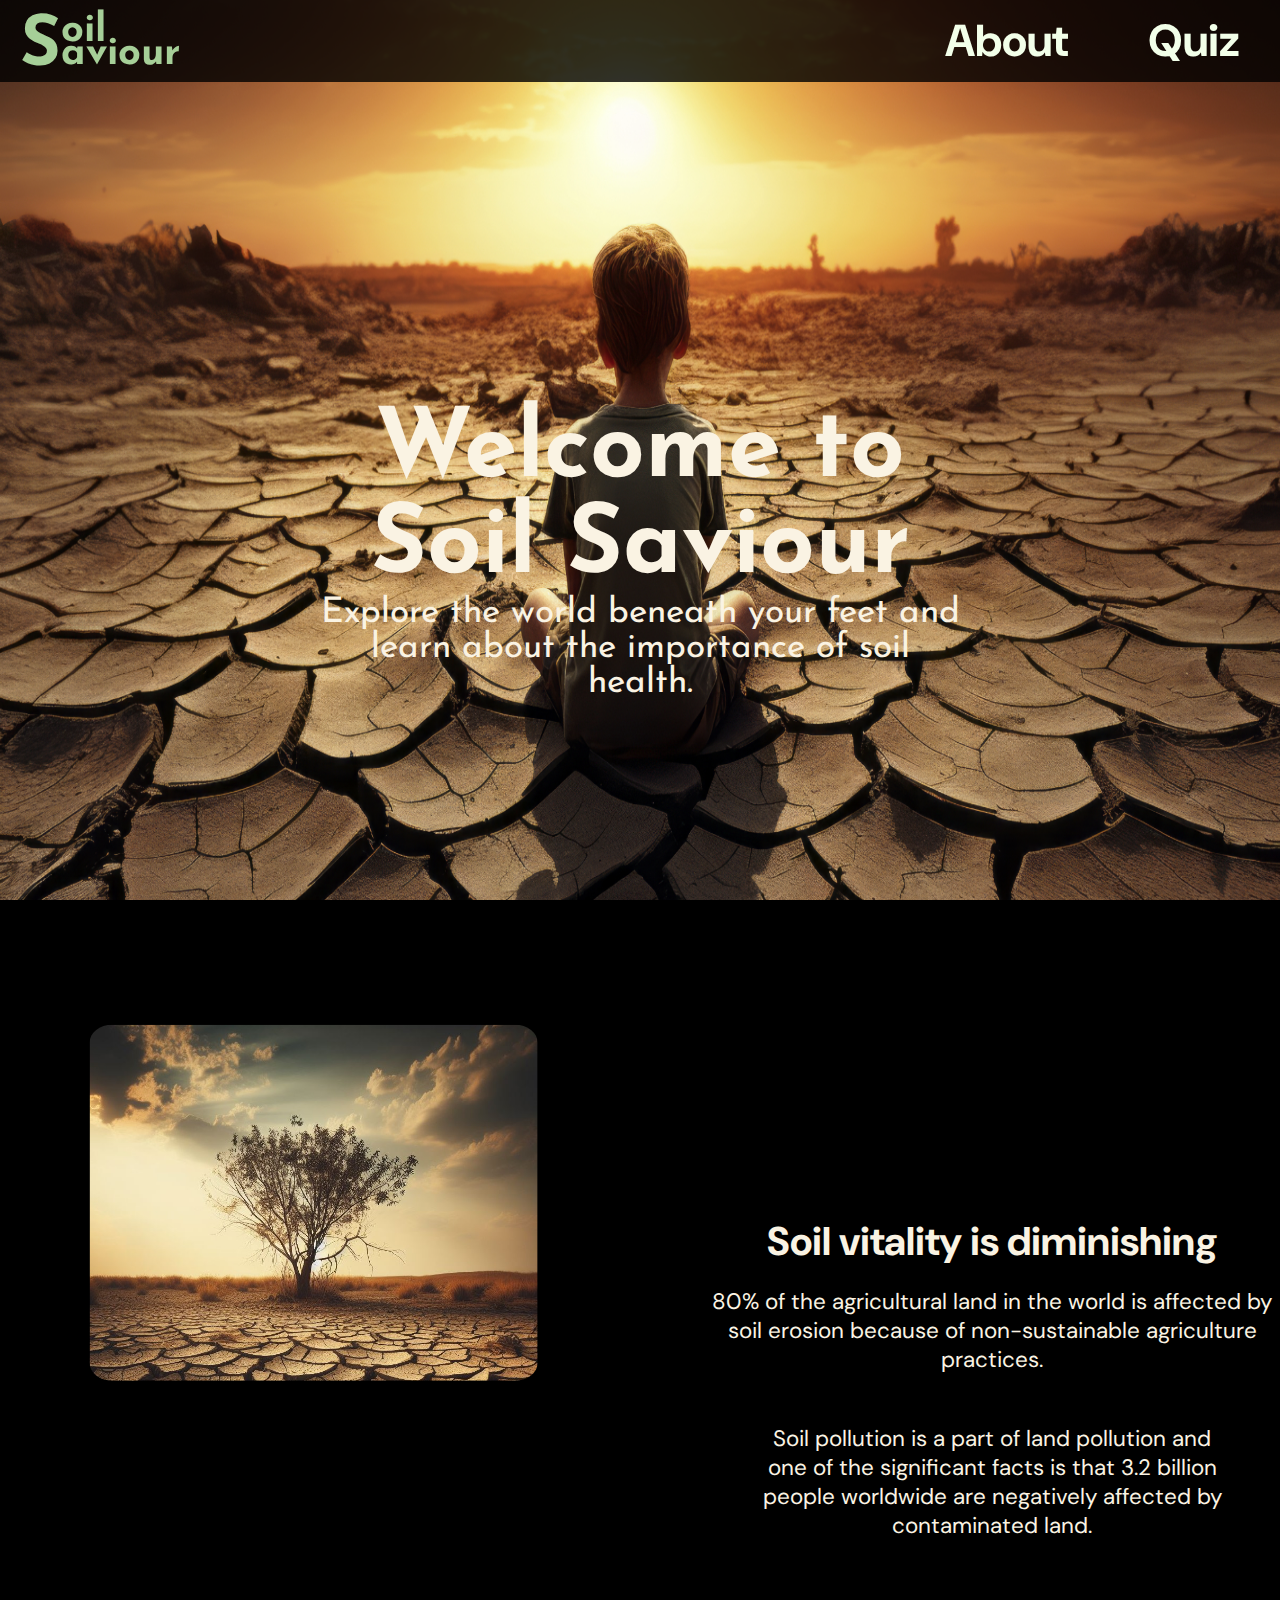
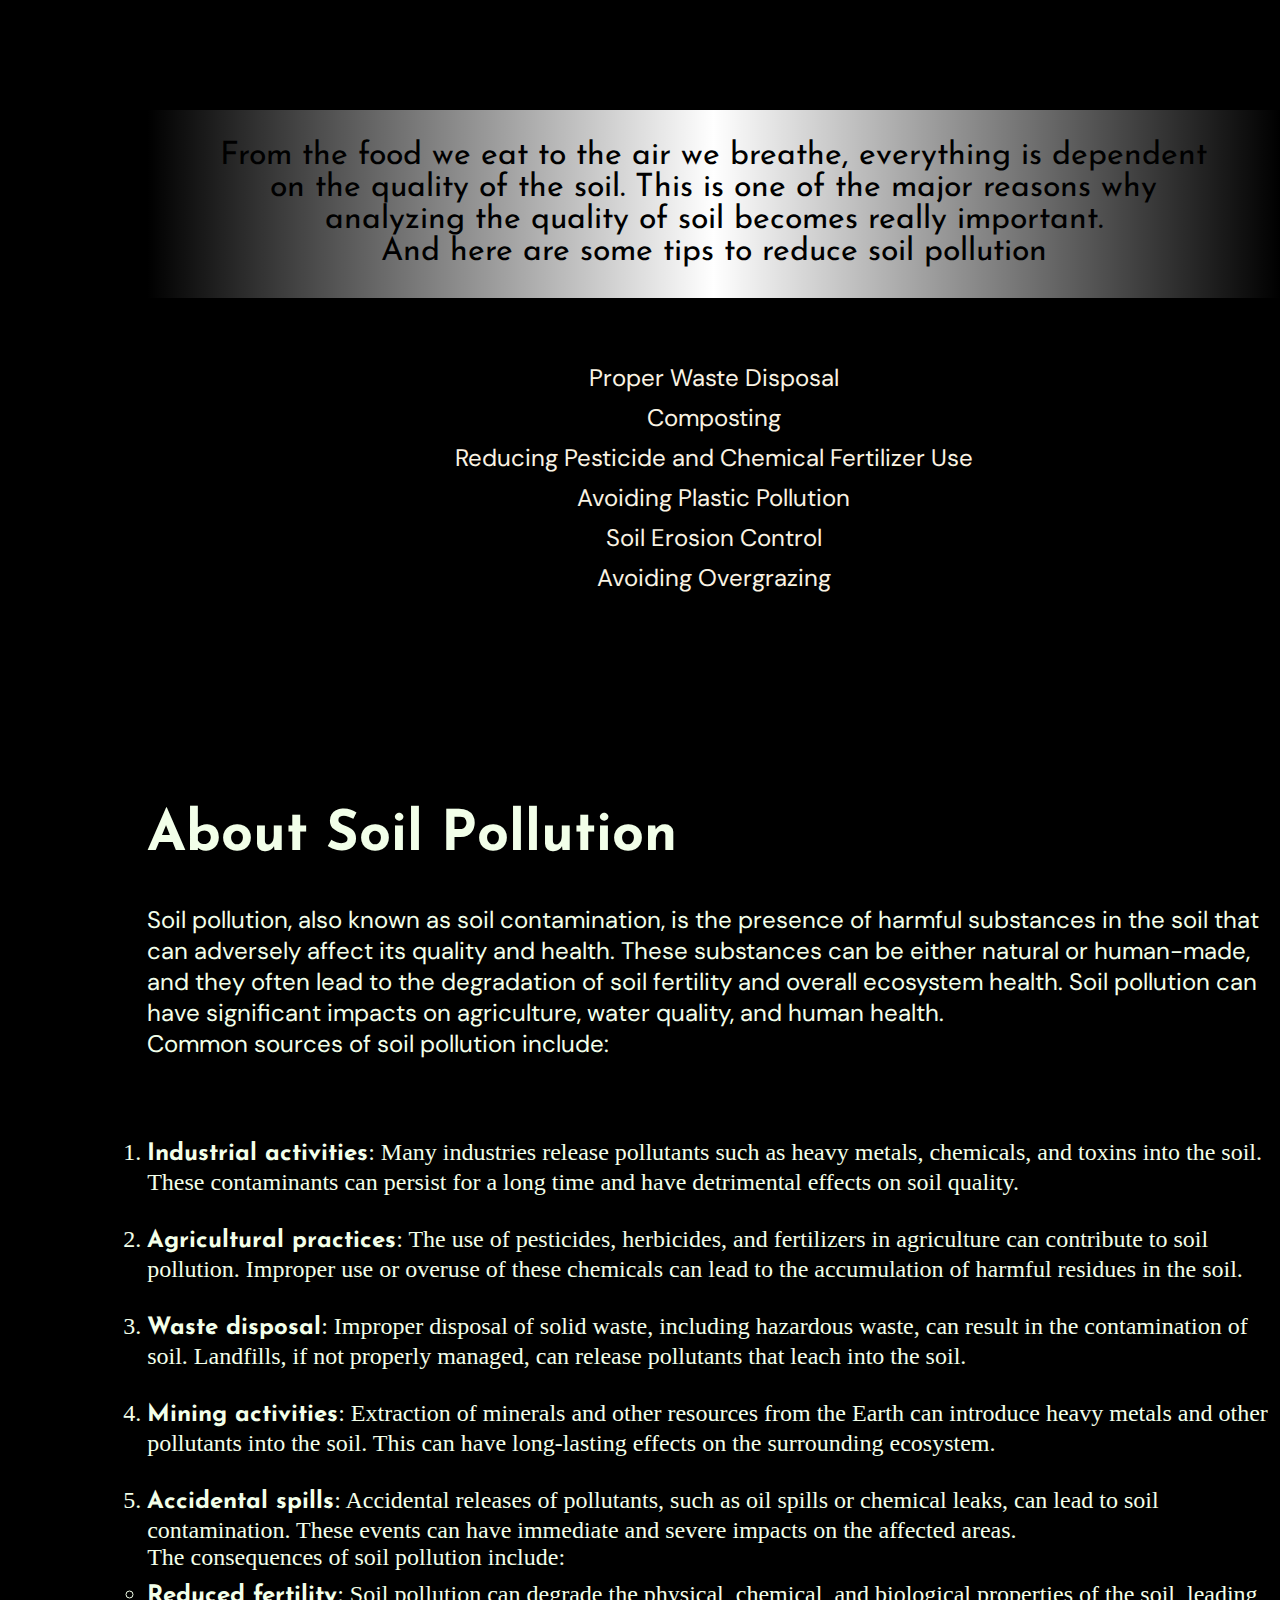
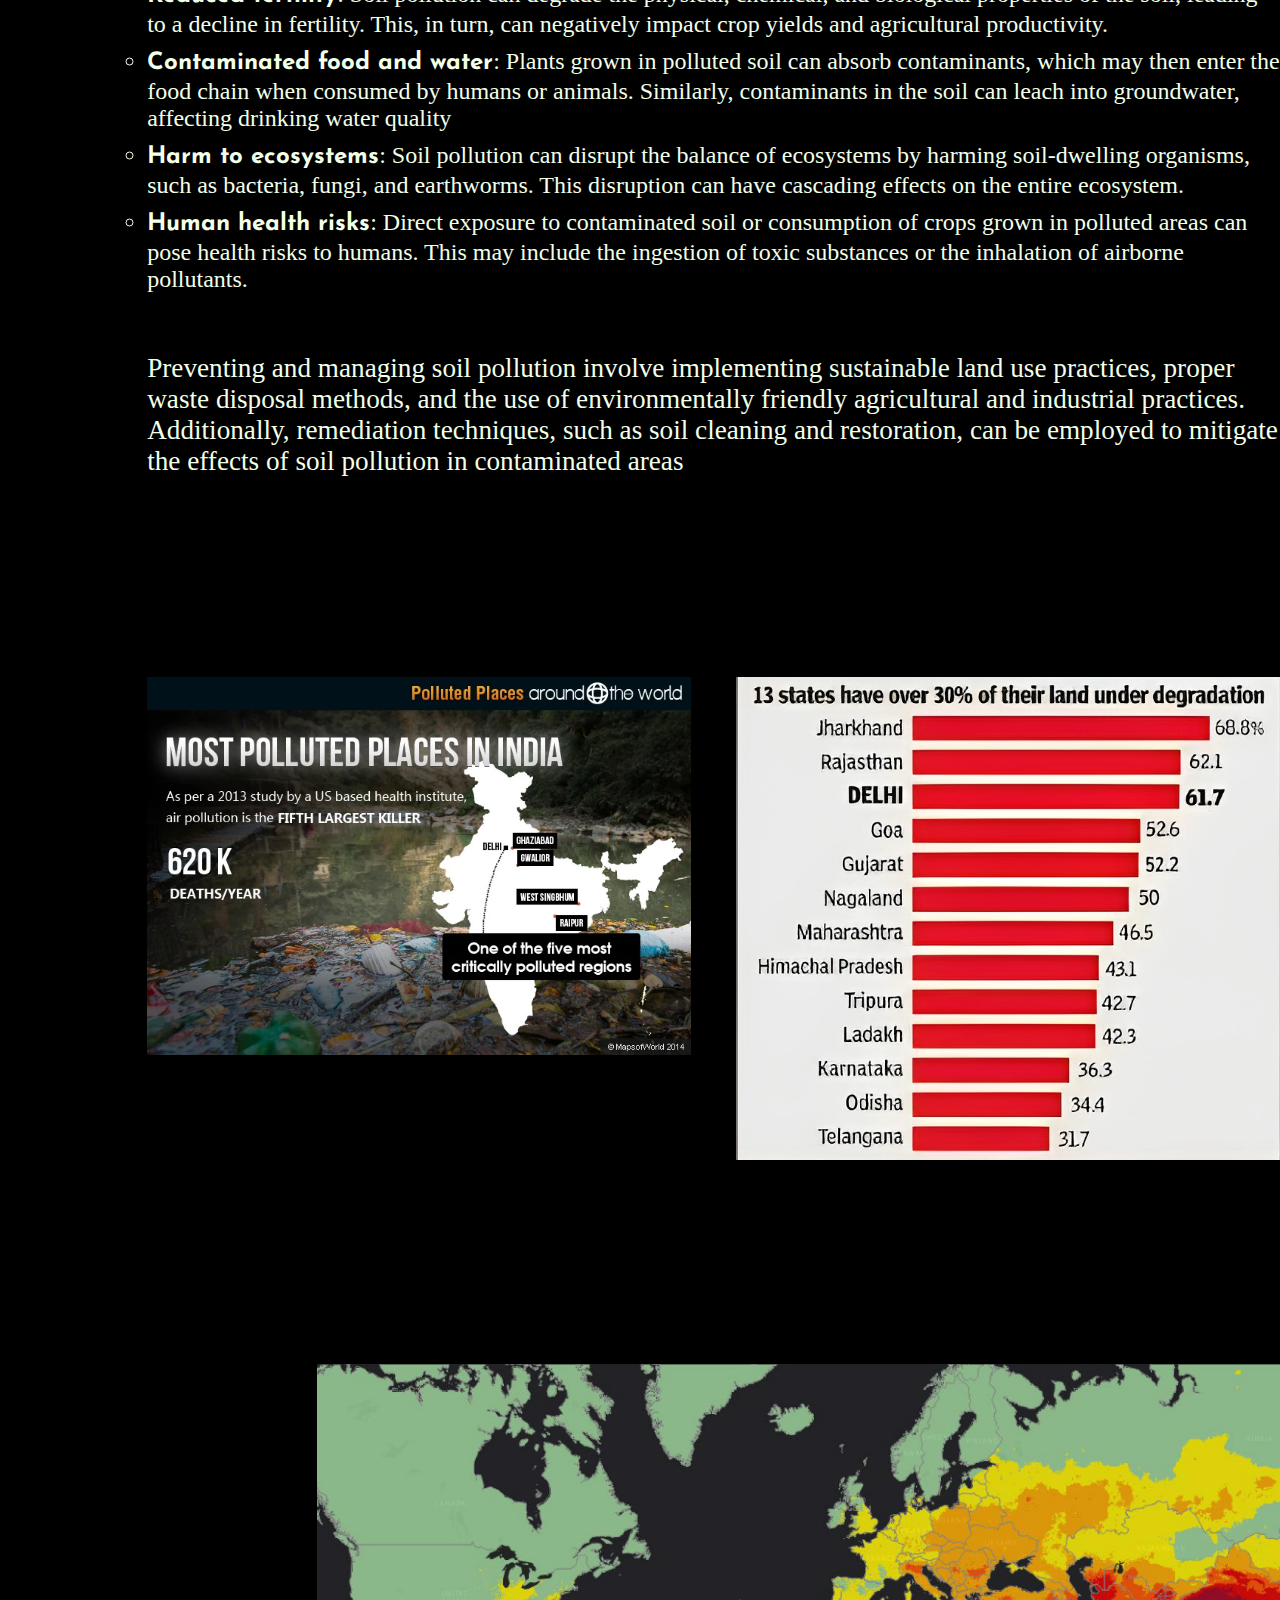
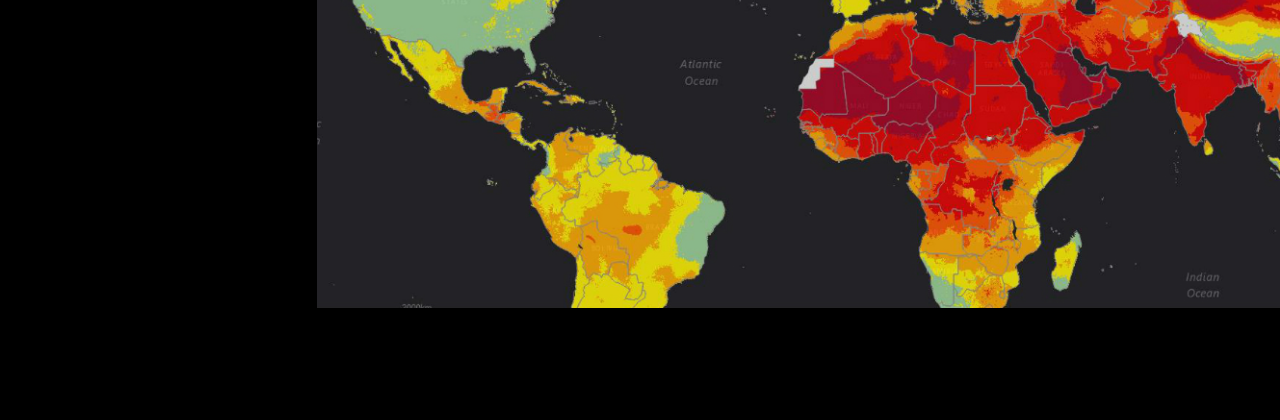
<file: index.html>
<!DOCTYPE html>
<html lang="en">
<head>
    <meta charset="UTF-8">
    <meta name="viewport" content="width=device-width, initial-scale=1.0">
    <title>Soil Saviour</title><link rel="preconnect" href="https://fonts.googleapis.com">
    <link rel="preconnect" href="https://fonts.gstatic.com" crossorigin>
    <link href="https://fonts.googleapis.com/css2?family=DM+Sans:opsz,wght@9..40,400;9..40,800&display=swap" rel="stylesheet">
    <link rel="stylesheet" href="https://cdnjs.cloudflare.com/ajax/libs/font-awesome/6.4.2/css/all.min.css" integrity="sha512-z3gLpd7yknf1YoNbCzqRKc4qyor8gaKU1qmn+CShxbuBusANI9QpRohGBreCFkKxLhei6S9CQXFEbbKuqLg0DA==" crossorigin="anonymous" referrerpolicy="no-referrer" />
    <link rel="preconnect" href="https://fonts.googleapis.com">
    <link rel="preconnect" href="https://fonts.googleapis.com">
    <link rel="preconnect" href="https://fonts.gstatic.com" crossorigin>
    <link href="https://fonts.googleapis.com/css2?family=DM+Sans:opsz,wght@9..40,400;9..40,800&family=Josefin+Sans:wght@600;700&display=swap" rel="stylesheet">
    <link rel="stylesheet" href="style.css">
</head>
<body>
    <div id="main">
        <div id="home">
            <div id="nav">
                <div id="navlogo">
                    <a href="">
                        <div class="logo">
                            <div id="S">S</div>
                            <div id="oil">oil <br> aviour</div>
                            <!-- <div id="aviour"></div>  -->
                            <!-- <img src="/CHE 111 project/files/Screenshot 2023-11-08 231343.png" alt="Soil Saviour">  -->
                        </div>
                    </a>
                </div>
                <div class="nav_content">
                    <div id="soil">
                        <a href="#page2" class="class_about"><h1>About</h1></a>
                    </div>
                    <div id="quiz">
                        <a href="./quiz.html" class="class_quiz"><h1>Quiz</h1></a>
                    </div>

                </div>
            </div>
            <div id="home_img">
                <img src="./files/Soil home.png" alt="Soil Saviour Image">
                <div class="img-text">
                    <h2>Welcome to Soil Saviour</h2>
                    <p>Explore the world beneath your feet and learn about the importance of soil health.</p>
                </div>
            </div>
        </div>
        <div id="page2">
            <div id="page2_img">
                <img src="./files/soil.jpg" alt="soil with no water">
            </div>
            <div id="page2_text">
                <h2>Soil vitality is diminishing</h2>
                <p>80% of the agricultural land in the world is affected by soil erosion because of non-sustainable agriculture practices.</p>
                <p id="page2_line2">Soil pollution is a part of land pollution and one of the significant facts is that 3.2 billion people worldwide are negatively affected by contaminated land.</p>
            </div>            
        </div>
        <div id="page3_text">
                <p id="page3_line2">
                    From the food we eat to the air we breathe, everything is dependent on the quality of the soil. This is one of the major reasons why analyzing the quality of soil becomes really important. <br>
                    And here are some tips to reduce soil pollution
                </p>
                <p id="page3_line3">
                    Proper Waste Disposal <br>
                    Composting <br>
                    Reducing Pesticide and Chemical Fertilizer Use <br>
                    Avoiding Plastic Pollution <br>
                    Soil Erosion Control <br>
                    Avoiding Overgrazing <br>
                </p>
                <h1 id="about_soil_pollution">About Soil Pollution</h1>
                <p id="soil_pollution">
                    Soil pollution, also known as soil contamination, is the presence of harmful substances in the soil that can adversely affect its quality and health. These substances can be either natural or human-made, and they often lead to the degradation of soil fertility and overall ecosystem health. Soil pollution can have significant impacts on agriculture, water quality, and human health. <br>
                    Common sources of soil pollution include: <br>
                    <ol id = odered_list>
                        <li class="list_item"> <strong class="strong">Industrial activities</strong>: Many industries release pollutants such as heavy metals, chemicals, and toxins into the soil. These contaminants can persist for a long time and have detrimental effects on soil quality.</li>
                        <li class="list_item"><strong class="strong">Agricultural practices</strong>: The use of pesticides, herbicides, and fertilizers in agriculture can contribute to soil pollution. Improper use or overuse of these chemicals can lead to the accumulation of harmful residues in the soil.</li>
                        <li class="list_item"><strong class="strong">Waste disposal</strong>: Improper disposal of solid waste, including hazardous waste, can result in the contamination of soil. Landfills, if not properly managed, can release pollutants that leach into the soil.</li>
                        <li class="list_item"><strong class="strong">Mining activities</strong>: Extraction of minerals and other resources from the Earth can introduce heavy metals and other pollutants into the soil. This can have long-lasting effects on the surrounding ecosystem.</li>
                        <li class="list_item">
                            <strong class="strong">Accidental spills</strong>: Accidental releases of pollutants, such as oil spills or chemical leaks, can lead to soil contamination. These events can have immediate and severe impacts on the affected areas. <br>
                            The consequences of soil pollution include: <br>
                            <ul>
                                <li class="list2"><strong class="strong">Reduced fertility</strong>: Soil pollution can degrade the physical, chemical, and biological properties of the soil, leading to a decline in fertility. This, in turn, can negatively impact crop yields and agricultural productivity.</li>
                                <li class="list2"><strong class="strong">Contaminated food and water</strong>: Plants grown in polluted soil can absorb contaminants, which may then enter the food chain when consumed by humans or animals. Similarly, contaminants in the soil can leach into groundwater, affecting drinking water quality</li>
                                <li class="list2"><strong class="strong">Harm to ecosystems</strong>: Soil pollution can disrupt the balance of ecosystems by harming soil-dwelling organisms, such as bacteria, fungi, and earthworms. This disruption can have cascading effects on the entire ecosystem.</li>
                                <li class="list2"><strong class="strong">Human health risks</strong>: Direct exposure to contaminated soil or consumption of crops grown in polluted areas can pose health risks to humans. This may include the ingestion of toxic substances or the inhalation of airborne pollutants.</li>
                            </ul>
                        </li>
                    </ol>
                    <p class="ending">Preventing and managing soil pollution involve implementing sustainable land use practices, proper waste disposal methods, and the use of environmentally friendly agricultural and industrial practices. Additionally, remediation techniques, such as soil cleaning and restoration, can be employed to mitigate the effects of soil pollution in contaminated areas</p>
                </p>
                <div class="photo">
                    <div class="india">
                        <img src="./files/india.webp" alt="">
                    </div>
                    <div class="pi_chart">
                        <img src="./files/graph.png" alt="">
                    </div>
                </div>
                <div class="world">
                    <img src="./files/world.jpg" alt="">
                </div>
        </div>

</body>
</html>
</file>
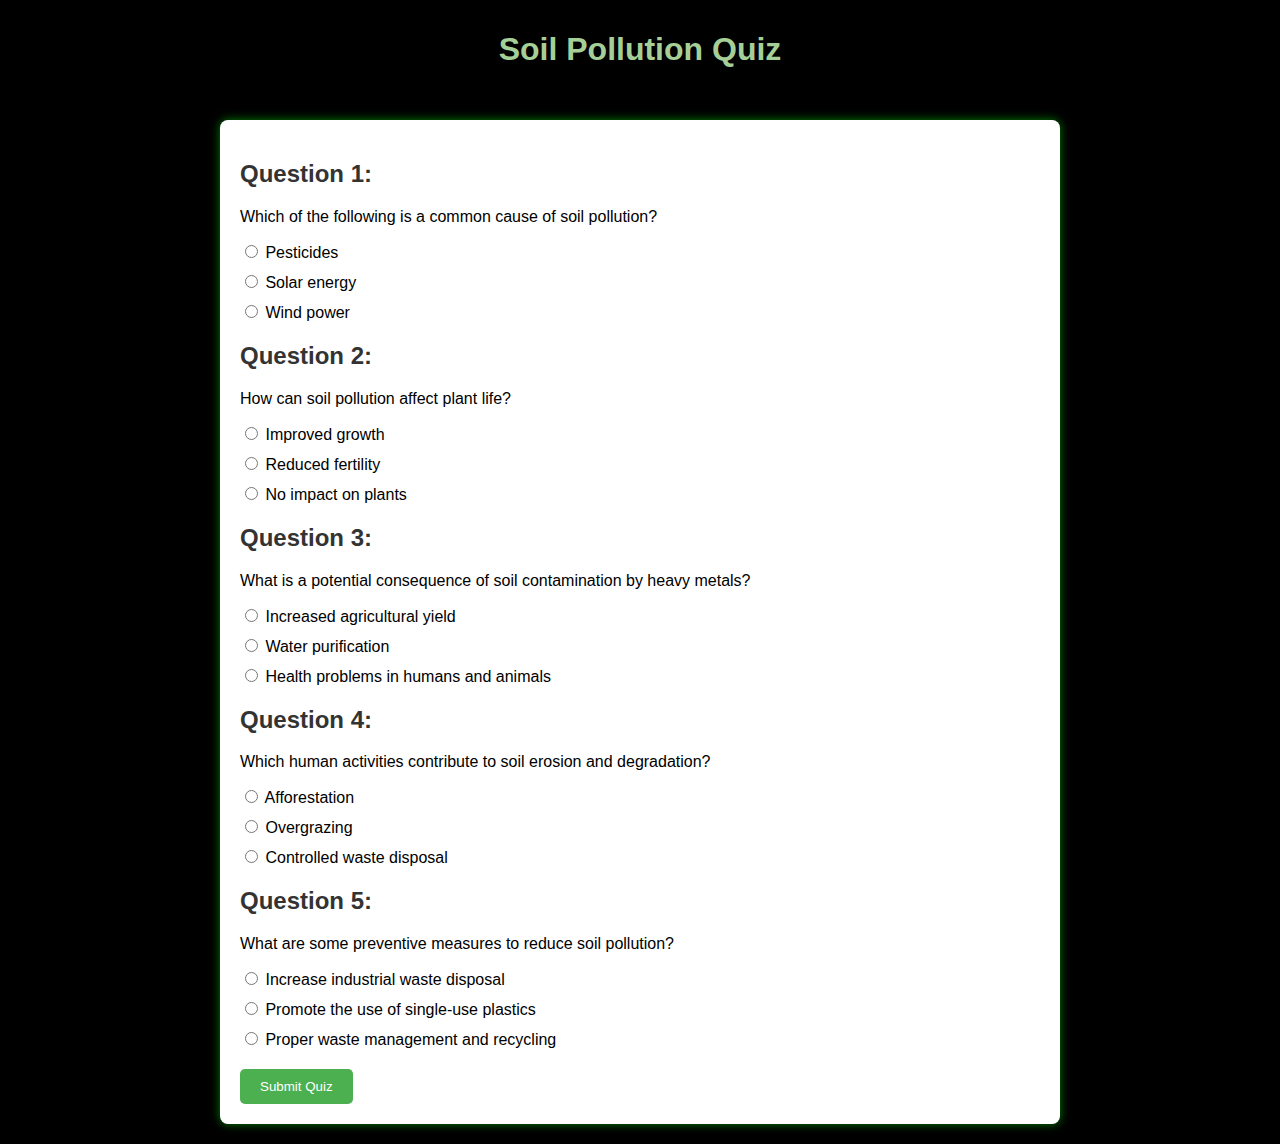
<file: quiz.html>
<!DOCTYPE html>
<html lang="en">

<head>
    <meta charset="UTF-8">
    <meta name="viewport" content="width=device-width, initial-scale=1.0">
    <title>Soil Pollution Quiz</title>
    <link rel="stylesheet" href="quiz.css">
</head>

<body>

    <header>
        <h1>Soil Pollution Quiz</h1>
    </header>

    <main>
        <h2>Question 1:</h2>
        <div class="question">
            <p>Which of the following is a common cause of soil pollution?</p>
            <div class="options">
                <label><input type="radio" name="q1" value="a"> Pesticides</label>
                <label><input type="radio" name="q1" value="b"> Solar energy</label>
                <label><input type="radio" name="q1" value="c"> Wind power</label>
            </div>
        </div>

        <h2>Question 2:</h2>
        <div class="question">
            <p>How can soil pollution affect plant life?</p>
            <div class="options">
                <label><input type="radio" name="q2" value="a"> Improved growth</label>
                <label><input type="radio" name="q2" value="b"> Reduced fertility</label>
                <label><input type="radio" name="q2" value="c"> No impact on plants</label>
            </div>
        </div>

        <h2>Question 3:</h2>
        <div class="question">
            <p>What is a potential consequence of soil contamination by heavy metals?</p>
            <div class="options">
                <label><input type="radio" name="q3" value="a"> Increased agricultural yield</label>
                <label><input type="radio" name="q3" value="b"> Water purification</label>
                <label><input type="radio" name="q3" value="c"> Health problems in humans and animals</label>
            </div>
        </div>

        <h2>Question 4:</h2>
        <div class="question">
            <p>Which human activities contribute to soil erosion and degradation?</p>
            <div class="options">
                <label><input type="radio" name="q4" value="a"> Afforestation</label>
                <label><input type="radio" name="q4" value="b"> Overgrazing</label>
                <label><input type="radio" name="q4" value="c"> Controlled waste disposal</label>
            </div>
        </div>

        <h2>Question 5:</h2>
        <div class="question">
            <p>What are some preventive measures to reduce soil pollution?</p>
            <div class="options">
                <label><input type="radio" name="q5" value="a"> Increase industrial waste disposal</label>
                <label><input type="radio" name="q5" value="b"> Promote the use of single-use plastics</label>
                <label><input type="radio" name="q5" value="c"> Proper waste management and recycling</label>
            </div>
        </div>

        <button onclick="submitQuiz()">Submit Quiz</button>
        <div id="results" style="margin-top: 20px; display: none;">
            <h2>Results</h2>
            <p id="result-text"></p>
        </div>
    </main>

    <script>
        function submitQuiz() {
            // Define correct answers
            const correctAnswers = {
                q1: 'a', // Pesticides
                q2: 'b', // Reduced fertility
                q3: 'c', // Health problems in humans and animals
                q4: 'b', // Overgrazing
                q5: 'c'  // Proper waste management and recycling
            };

            // Get user's answers
            const userAnswers = {
                q1: document.querySelector('input[name="q1"]:checked').value,
                q2: document.querySelector('input[name="q2"]:checked').value,
                q3: document.querySelector('input[name="q3"]:checked').value,
                q4: document.querySelector('input[name="q4"]:checked').value,
                q5: document.querySelector('input[name="q5"]:checked').value
            };

            // Check answers and display results
            let correctCount = 0;
            let resultText = '<strong>Correct Answers:</strong><br>';

            for (const question in correctAnswers) {
                resultText += `Question ${question.slice(1)}: ${correctAnswers[question]}<br>`;
                if (userAnswers[question] === correctAnswers[question]) {
                    correctCount++;
                }
            }

            resultText += `<br><strong>Your Score:</strong> ${correctCount}/${Object.keys(correctAnswers).length}`;

            // Display results
            document.getElementById('result-text').innerHTML = resultText;
            document.getElementById('results').style.display = 'block';
        }
    </script>
</body>

</html>
</file>
<file: style.css>
* {
    margin: 0;
    padding: 0;
    border: border-box;
}

html, body {
    width: 100%;
    height: 100%;
}

#main {
    width: 100%;
}

#home {
    width: 100%;
    height: 100vh;
    background-color: black;
}

#nav {
    display: flex;
    align-items: center;
    justify-content: space-between;
    width: 100%;
    height: 82px;
    background-color: rgba(0, 0, 0, 0.806);
    position: fixed;
    font-family: 'DM Sans', sans-serif;
    z-index: 1000; /* Ensure the navigation bar is on top */
}

#navlogo {
    padding: 10px; /* Adjust as needed */
}

/* #navlogo a img {
    max-height: 100%;
    max-width: 100%;
} */

.logo {
    font-family: 'DM Sans', sans-serif;
    font-family: 'Josefin Sans', sans-serif;
    display: flex;
    color: #A6CF98;
}

#navlogo a {
    text-decoration: none;
}

.nav_content {
    display: flex;
    align-items: center; /* Center the navigation links vertically */
    text-decoration: none;
}

.class_quiz, .class_about, .class_game{
    text-decoration: none;
    color: #F2FFE9;
}

#S {
    font-size: 70px;
    font-weight: 900;
    padding-top: 12px;
    padding-left: 10px;
}

#oil {
    font-size: 40px;
    font-weight: 900;
    line-height: 23px;
    padding-top: 20px;
}

#quiz, #soil, #game {
    font-size: 1.4em; /* Adjust as needed */
    color: #F2FFE9;
    padding: 0 40px; /* Adjust as needed */
    text-decoration: none;
}

#home_img {
    position: relative;
    z-index: 1; /* Ensure the image is behind the navigation bar */
}

#home_img img {
    width: 100%;
    height: 100vh;
}

.img-text {
    font-family: 'DM Sans', sans-serif;
    font-family: 'Josefin Sans', sans-serif;
    position: absolute;
    top: 50%;
    left: 50%;
    transform: translate(-50%, -50%);
    text-align: center;
    color: #FAF3E3;
}

.img-text h2 {
    font-size: 6rem;
    margin-top: 200px;
    display: flex;
}

.img-text p {
    font-size: 2.2rem;
    max-width: 800px;
    margin: 0 auto;
}


@keyframes fadeIn {
    from {
        opacity: 0;
        transform: translateY(-20px);
    }
    to {
        opacity: 1;
        transform: translateY(0);
    }
}

.img-text h2, .img-text p {
    animation: fadeIn 1.5s forwards;
}

#page2{
    width: 100%;
    height: 480vh;
    background-color: black;
}

#page2_img{
    width: 100%;
    height: 100%;
}

#page2_img img{
    width: 35%;
    height: auto;
    transform: translate(20%, 35%);
    border-radius: 5%;
}

#page2_text {
    position: absolute;
    top: 135%;
    left: 55%;
    /* transform: translate(-50%, -50%); */
    text-align: center;
    color: #FAF3E3;
    font-family: 'DM Sans', sans-serif; /* Add the desired font family */
}

#page2_text h2 {
    font-size: 2.5rem;
    margin-bottom: 20px;
}

#page2_text p {
    font-size: 1.4rem;
    max-width: 600px;
    margin: 0 auto;
}

#page2_line2{
    padding: 50px;
}

#page3{
    width: 100%;
    height: 100vh;
    background-color: black;
}

#page3_text{
    top: 190%;
    left: 11.5%;
    position: absolute;
    color: #F2FFE9;
    /* font-family: 'DM Sans', sans-serif;
    font-family: 'Josefin Sans', sans-serif; */
    /* text-align: center; */
}

#page3_text{
    /* font-size: 1.7rem; */
    max-width: 1500px;
    margin: 0 auto;
}

#page3_line2{
    padding: 30px 70px;
    font-size: 2em;
    color: black;
    background: linear-gradient(to right, transparent, white, transparent);
    text-align: center;
    font-family: 'Josefin Sans', sans-serif;
}

#page3_line3{
    font-family: 'DM Sans', sans-serif;
    padding: 60px;
    font-size: 1.5em;
    color: #FAF3E3;
    line-height: 40px;
    text-align: center;
}

#bar{
    width: 100%;
    height: 100px;   
}

#soil_pollution{
    text-align: left;
    font-family: 'DM Sans', sans-serif;
    font-size: 1.5em;

}

#about_soil_pollution{
    font-family: 'Josefin Sans', sans-serif;
    padding-bottom: 40px;
    padding-top: 150px;
    font-size: 3.5em;
}

#odered_list{
    font-size: 1.5em;
    padding-top: 50px;
}

.strong{
    font-family: 'Josefin Sans', sans-serif;
    line-height: 30px;
}

.list_item{
    padding-top: 30px;
}

.list2{
    padding-top: 10px;
}

.ending{
    font-size: 1.7em;
    padding-top: 60px;
}

.photo {
    display: flex;
    justify-content: space-between;
}

.pi_chart, .india {
    width: 48%; /* Adjust the width as needed */
}

.pi_chart img, .india img {
    padding-top: 200px;
    width: 100%;
    height: auto;
    /* border-radius: 5%; */
}

.world {
    position: absolute;
    left: 15%;
    padding-top: 200px;
}

.world img {
    width: 100%;
    height: auto;
}
</file>
<file: quiz.css>
body {
    font-family: 'Arial', sans-serif;
    margin: 0;
    padding: 0;
    background-color: black;
}

header {
    background-color: black;
    color: #A6CF98;
    text-align: center;
    padding: 10px;
}

main {
    max-width: 800px;
    margin: 20px auto;
    background-color: #fff;
    padding: 20px;
    border-radius: 8px;
    box-shadow: 0 0 10px green;
}

h2 {
    color: #333;
}

.question {
    margin-bottom: 20px;
}

.options label {
    display: block;
    margin-bottom: 10px;
}

button {
    background-color: #4caf50;
    color: #fff;
    padding: 10px 20px;
    border: none;
    border-radius: 5px;
    cursor: pointer;
}

button:hover {
    background-color: #45a049;
}

#results {
    margin-top: 20px;
    display: none;
}

#results h2 {
    color: #333;
}

#result-text {
    color: #333;
    font-size: 18px;
}
</file>
